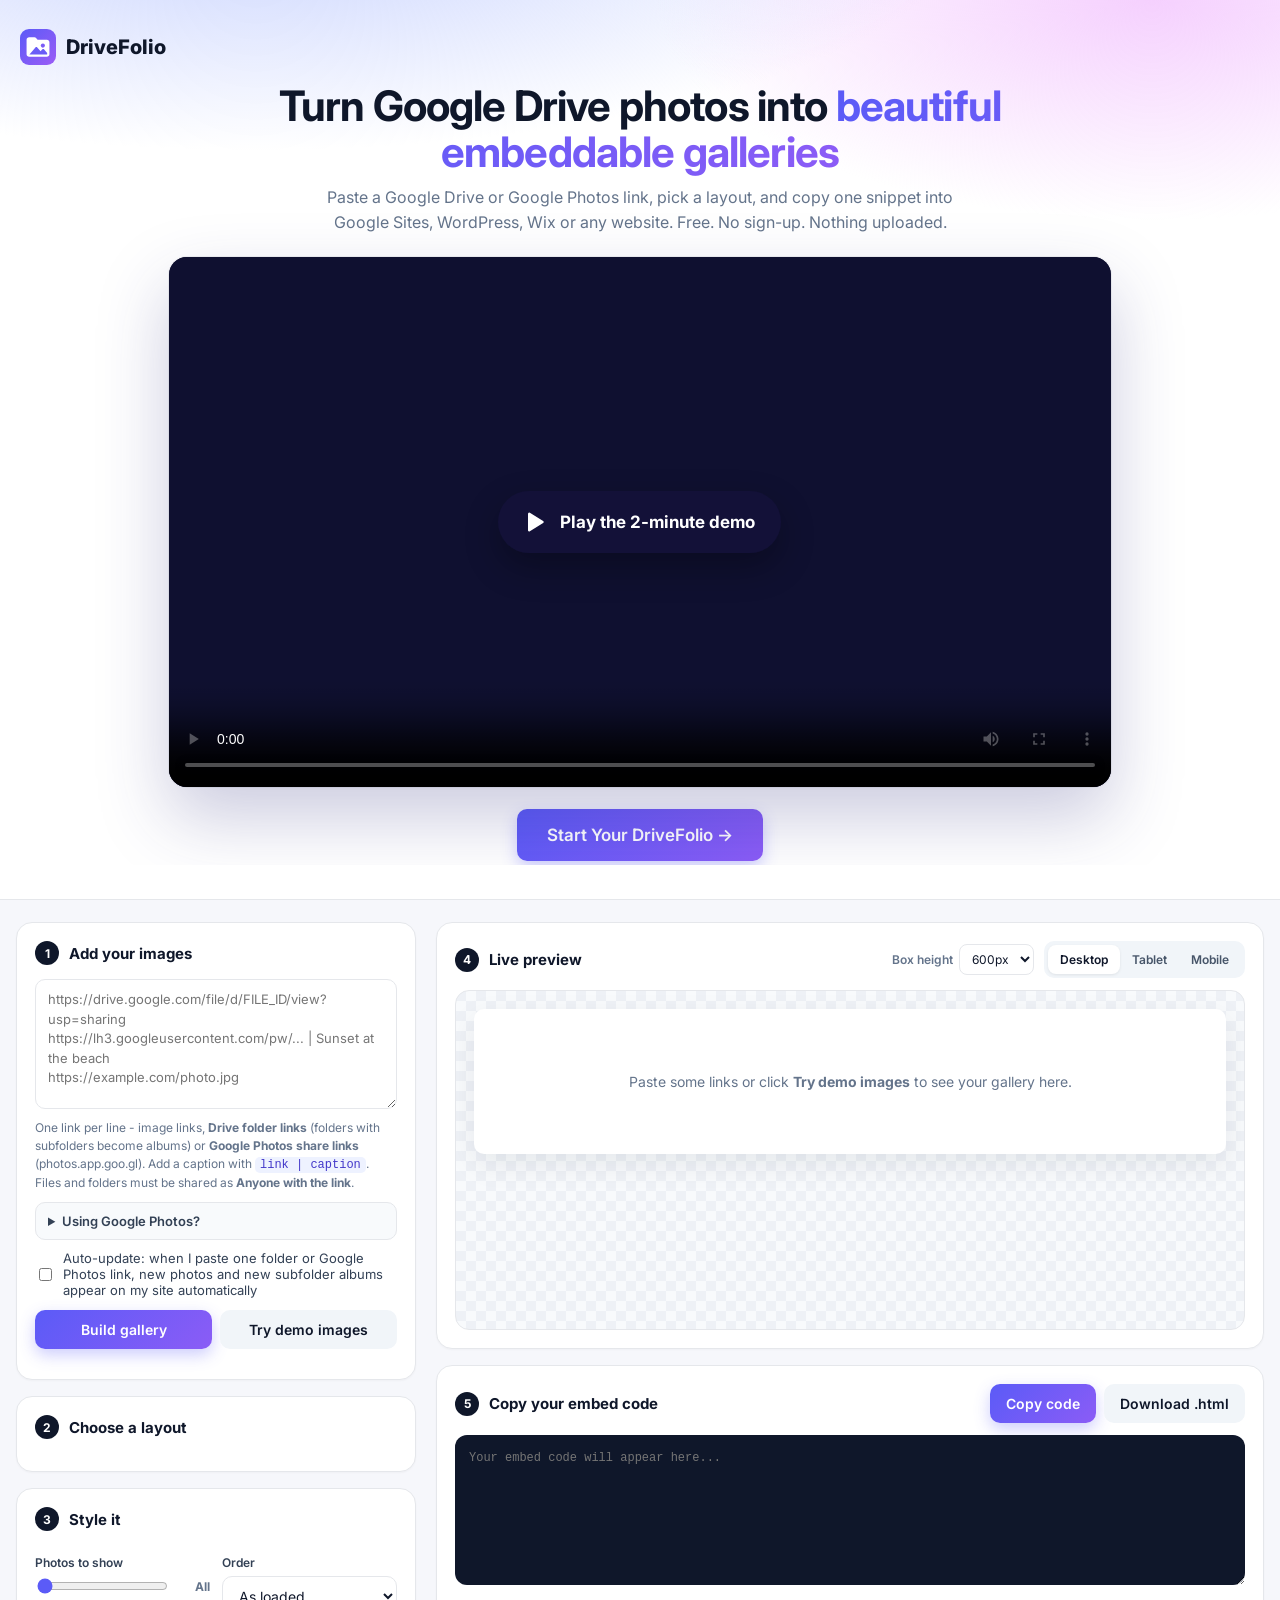
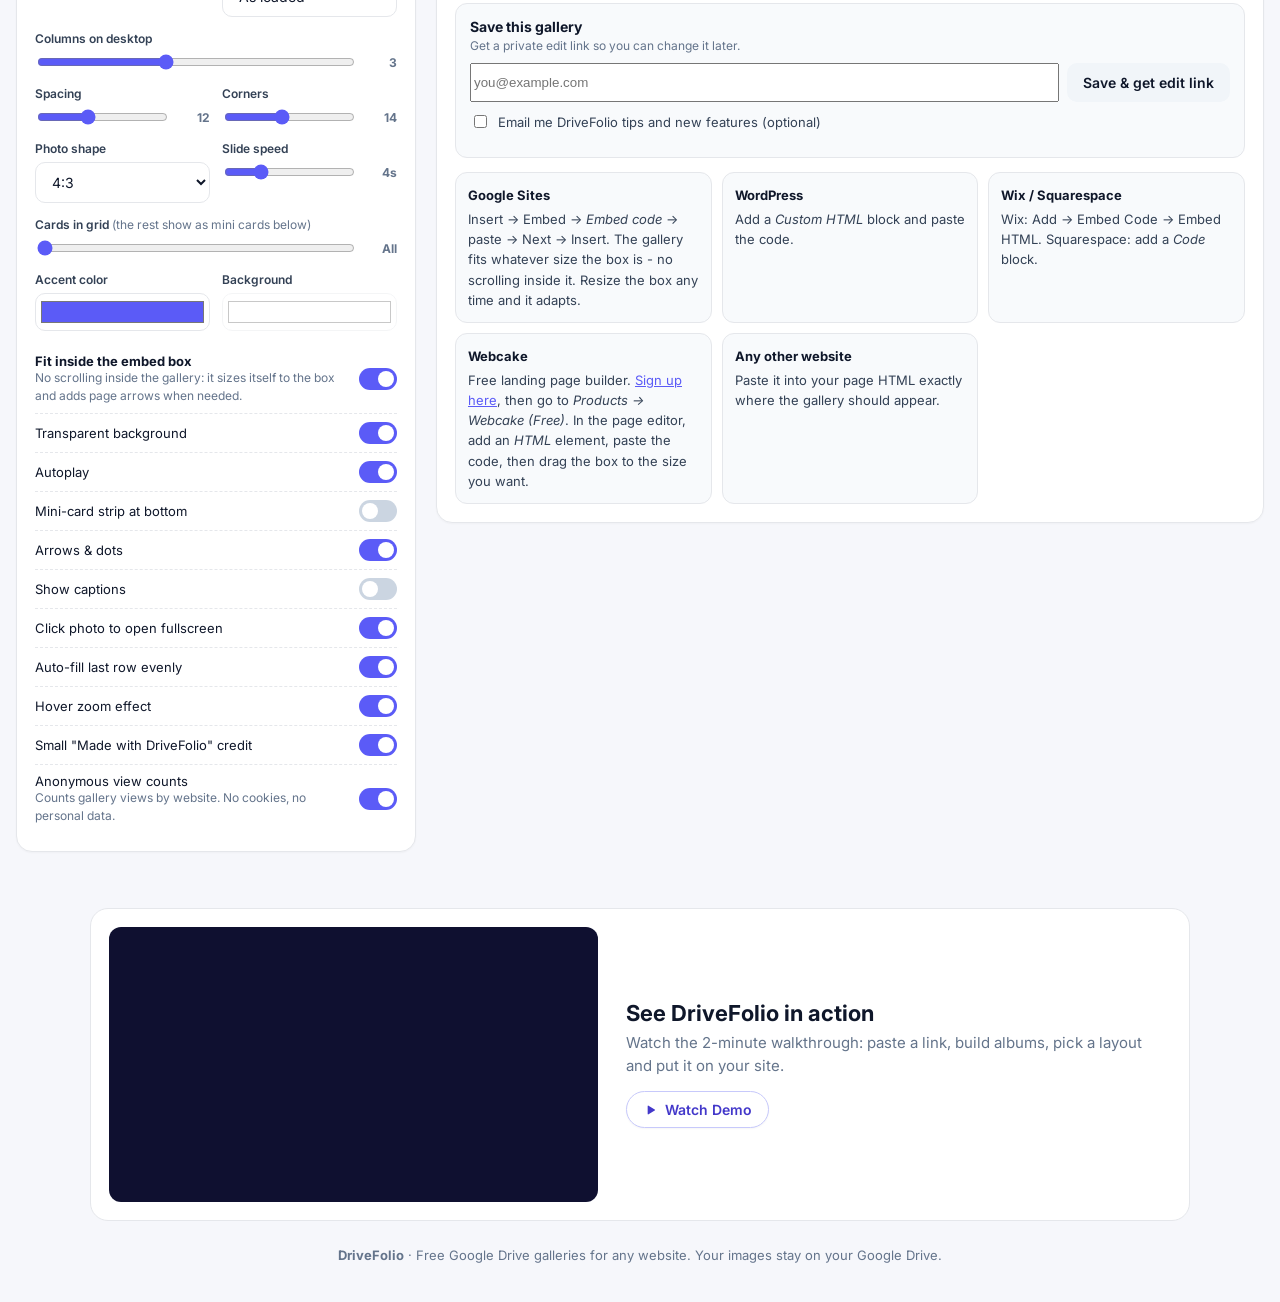
<file: index.html>
<!DOCTYPE html>
<html lang="en">
<head>
<meta charset="UTF-8">
<meta name="viewport" content="width=device-width,initial-scale=1">


<meta name="theme-color" content="#5b5bf7">
<link rel="canonical" href="https://drivefolio.dijaedadula.com/">
<meta property="og:url" content="https://drivefolio.dijaedadula.com/">

<script type="application/ld+json">{"@context":"https://schema.org","@type":"WebApplication","name":"DriveFolio","url":"https://drivefolio.dijaedadula.com/","applicationCategory":"MultimediaApplication","operatingSystem":"Any (web browser)","description":"Turn Google Drive folders and Google Photos albums into slideshow, grid and album galleries with copy-paste embed code for Google Sites, WordPress and Wix.","offers":{"@type":"Offer","price":"0","priceCurrency":"USD"},"image":"https://drivefolio.dijaedadula.com/brand/og-1200x630.png","publisher":{"@type":"Organization","name":"DriveFolio","url":"https://drivefolio.dijaedadula.com/","logo":"https://drivefolio.dijaedadula.com/brand/icon-512.png"}}</script>
<link rel="preconnect" href="https://fonts.googleapis.com">
<link href="https://fonts.googleapis.com/css2?family=Inter:wght@400;500;600;700;800&display=swap" rel="stylesheet">


<!-- SEO Meta Tags -->
<title>DriveFolio – Google Drive photos to beautiful galleries</title>
<meta name="description" content="Free embed code for Google Sites, WordPress and Wix. Slideshows, grids and albums that update themselves when you add photos. No sign-up." />
<meta name="keywords" content="google drive gallery" />
<meta property="og:title" content="DriveFolio – Google Drive photos to beautiful galleries" />
<meta property="og:description" content="Free embed code for Google Sites, WordPress and Wix. Slideshows, grids and albums that update themselves when you add photos. No sign-up." />
<meta property="og:image" content="https://drivefolio.dijaedadula.com/brand/og-1200x630.png" />
<meta property="og:type" content="website" />
<meta name="twitter:card" content="summary_large_image" />
<meta name="twitter:title" content="DriveFolio – Google Drive photos to beautiful galleries" />
<meta name="twitter:description" content="Free embed code for Google Sites, WordPress and Wix. Slideshows, grids and albums that update themselves when you add photos. No sign-up." />
<meta name="twitter:image" content="https://drivefolio.dijaedadula.com/brand/og-1200x630.png" />
<link rel="icon" type="image/x-icon" sizes="16x16 32x32 48x48" href="/favicon.ico" />
<link rel="icon" type="image/png" sizes="192x192" href="/favicon.png" />
<link rel="apple-touch-icon" sizes="180x180" href="/apple-touch-icon.png" />
<!-- End SEO Meta Tags -->
<link rel="stylesheet" href="styles.css">
</head>
<body>
<header class="hero" id="hero">
  <div class="topbar"><div class="brand"><div class="logo"><svg width="24" height="22" viewBox="11 14 42 36" aria-hidden="true"><path d="M12 19.5c0-2.5 2-4.5 4.5-4.5h9.2c1.3 0 2.5.6 3.3 1.6l2.3 2.9H47.5c2.5 0 4.5 2 4.5 4.5V44.5c0 2.5-2 4.5-4.5 4.5h-31C14 49 12 47 12 44.5z" fill="#fff"/><circle cx="40.5" cy="29.5" r="3.6" fill="#7b5cf6"/><path d="M17 45l10.5-12.2c.9-1 2.4-1 3.2 0L36.5 39.5l3.2-3.4c.9-.9 2.3-.9 3.1.1L48 42.6V45z" fill="#6a5cf7"/></svg></div>DriveFolio</div><button class="wbtn" type="button" data-demo><svg width="14" height="14" viewBox="0 0 24 24" aria-hidden="true"><path d="M8 5.5v13a1 1 0 0 0 1.5.86l10.6-6.5a1 1 0 0 0 0-1.72L9.5 4.64A1 1 0 0 0 8 5.5z" fill="currentColor"/></svg>Watch Demo</button></div>
  <div class="intro" id="intro"><div class="intro-in">
  <h1>Turn Google Drive photos into <span>beautiful embeddable galleries</span></h1>
  <p class="sub">Paste a Google Drive or Google Photos link, pick a layout, and copy one snippet into Google Sites, WordPress, Wix or any website. Free. No sign-up. Nothing uploaded.</p>
  <div class="hvid"><video id="heroVid" controls playsinline preload="metadata" poster="https://drivefolio.dijaedadula.com/media/demo-poster-hero.jpg"><source src="https://drivefolio.dijaedadula.com/media/drivefolio-demo.mp4" type="video/mp4"></video>
  <button class="hplay" id="hPlay" type="button" aria-label="Play the demo video"><svg width="30" height="30" viewBox="0 0 24 24" aria-hidden="true"><path d="M8 5.5v13a1 1 0 0 0 1.5.86l10.6-6.5a1 1 0 0 0 0-1.72L9.5 4.64A1 1 0 0 0 8 5.5z" fill="currentColor"/></svg><span>Play the 2-minute demo</span></button></div>
  <button class="btn bp sbtn" id="startDf" type="button">Start Your DriveFolio &rarr;</button>
  </div></div>
</header>

<main class="wrap">
<div>
  <section class="panel p-add">
    <div class="step"><span class="num" data-d="1" data-m="1"></span>Add your images</div>
    <div id="t-links">
      <textarea id="links" placeholder="https://drive.google.com/file/d/FILE_ID/view?usp=sharing&#10;https://lh3.googleusercontent.com/pw/... | Sunset at the beach&#10;https://example.com/photo.jpg"></textarea>
      <div class="hint">One link per line - image links, <b>Drive folder links</b> (folders with subfolders become albums) or <b>Google Photos share links</b> (photos.app.goo.gl). Add a caption with <code>link | caption</code>. Files and folders must be shared as <b>Anyone with the link</b>.</div>
      <details><summary>Using Google Photos?</summary><ol><li>Select the photos (or open an album) in Google Photos.</li><li>Tap <b>Share</b> &rarr; <b>Create link</b> and copy it.</li><li>Paste it here - all shared photos load automatically.</li></ol><div class="hint">Tip: tick <b>Auto-update</b> for Google Photos links so the gallery always pulls fresh image addresses from Google.</div></details>
      <label class="chk"><input type="checkbox" id="live"> Auto-update: when I paste one folder or Google Photos link, new photos and new subfolder albums appear on my site automatically</label>
      <div class="warn hide" id="liveWarn">Auto-update ON: the gallery re-reads your folder each time the page loads. Works when the box contains a single Drive folder or Google Photos link.</div>
      <div class="row"><button class="btn bp" id="loadLinks" type="button">Build gallery</button><button class="btn bg" id="demo" type="button">Try demo images</button></div>
    </div>
    <div class="status" id="status" role="status" aria-live="polite"></div>
  </section>

  <section class="panel p-lay">
    <div class="step"><span class="num" data-d="2" data-m="3"></span>Choose a layout</div>
    <div class="layouts" id="layouts"></div>
    <div class="albbox hide" id="albBox">
      <div class="tg" style="border-top:0;padding-top:0"><span><b>Albums from subfolders</b><br><span class="hint" style="margin:0">Each subfolder becomes an album. Photos inside open in the layout above - <b>Slideshow</b> or <b>Ken Burns</b> look best.</span></span><label class="sw"><input type="checkbox" id="albums" checked><span></span></label></div>
      <div class="ctl">
        <div class="full"><label class="l">Album display</label><select id="amode"><option value="cards">Album cards - visitors click to open</option><option value="story">Story slideshow - all folders, folder name as title</option></select></div>
        <div class="full"><label class="l">Album order</label><select id="asort"><option value="name">Folder order (A-Z / 1-9)</option><option value="namez">Reverse</option><option value="new">Newest first</option><option value="old">Oldest first</option></select></div>
      </div>
      <div id="cardOpts">
      <div class="ctl">
        <div><label class="l">Album card style</label><select id="astyle"><option value="overlay">Cover + name on photo</option><option value="below">Cover + name below</option><option value="cover">Cover only</option><option value="list">Names only (list)</option></select></div>
        <div><label class="l">Cover shape</label><select id="aratio"><option value="1/1">Square</option><option value="4/3" selected>4:3</option><option value="3/2">3:2</option><option value="16/9">16:9</option><option value="3/4">3:4 Portrait</option></select></div>
        <div class="full"><label class="l">Album columns</label><div class="rng"><input type="range" id="acols" min="1" max="5" value="3"><b id="acolsV">3</b></div></div>
      </div>
      <div class="tg">Hero slideshow of albums on the home view<label class="sw"><input type="checkbox" id="ahero" checked><span></span></label></div>
      <div class="tg">Show album names<label class="sw"><input type="checkbox" id="alabels" checked><span></span></label></div>
      <div class="tg">Show photo counts<label class="sw"><input type="checkbox" id="acount" checked><span></span></label></div>
      </div>
      <div id="storyOpts" class="hide">
      <div class="hint" style="margin:8px 0 2px">Plays every folder as one animated slideshow. Each photo shows its folder name as a title, and each new folder opens with a big centered title card.</div>
      <div class="ctl">
        <div><label class="l">Title position</label><select id="tpos"><option value="mix">Mixed (moves around)</option><option value="c">Center</option><option value="b">Bottom center</option><option value="bl">Bottom left</option><option value="tl">Top left</option></select></div>
        <div><label class="l">Title style</label><select id="tstyle"><option value="modern">Bold modern</option><option value="elegant">Elegant serif</option><option value="caps">Spaced capitals</option></select></div>
        <div class="full"><label class="l">Photos per folder</label><div class="rng"><input type="range" id="pper" min="0" max="30" value="0"><b id="pperV">All</b></div></div>
      </div>
      <div class="tg">Shuffle photos from all folders<label class="sw"><input type="checkbox" id="shuffle"><span></span></label></div>
      <div class="tg">Show parent folder above title<label class="sw"><input type="checkbox" id="kicker" checked><span></span></label></div>
      <div class="tg">Slow zoom (Ken Burns) motion<label class="sw"><input type="checkbox" id="kb" checked><span></span></label></div>
      </div>
      <div class="tg">Remove numbering from names (e.g. "1 Opening" &rarr; "Opening")<label class="sw"><input type="checkbox" id="clean" checked><span></span></label></div>
    </div>
  </section>

  <section class="panel p-sty">
    <div class="step"><span class="num" data-d="3" data-m="4"></span>Style it</div>
    <div class="ctl">
      <div><label class="l">Photos to show</label><div class="rng"><input type="range" id="max" min="0" max="100" value="0"><b id="maxV">All</b></div></div>
      <div><label class="l">Order</label><select id="sort"><option value="none">As loaded</option><option value="new">Newest first</option><option value="old">Oldest first</option><option value="name">Name A-Z</option><option value="namez">Name Z-A</option></select></div>
      <div class="full" data-for="grid masonry carousel swipe"><label class="l">Columns on desktop</label><div class="rng"><input type="range" id="cols" min="1" max="6" value="3"><b id="colsV">3</b></div></div>
      <div><label class="l">Spacing</label><div class="rng"><input type="range" id="gap" min="0" max="32" value="12"><b id="gapV">12</b></div></div>
      <div><label class="l">Corners</label><div class="rng"><input type="range" id="radius" min="0" max="32" value="14"><b id="radiusV">14</b></div></div>
      <div data-for="grid carousel swipe slideshow kenburns"><label class="l">Photo shape</label><select id="ratio"><option value="1/1">Square</option><option value="4/3" selected>4:3</option><option value="3/2">3:2</option><option value="16/9">16:9 Wide</option><option value="21/9">21:9 Cinema</option><option value="3/4">3:4 Portrait</option><option value="2/3">2:3 Portrait</option></select></div>
      <div data-for="carousel slideshow kenburns"><label class="l">Slide speed</label><div class="rng"><input type="range" id="interval" min="2" max="10" value="4"><b id="intervalV">4s</b></div></div>
      <div class="full" data-for="grid masonry"><label class="l">Cards in grid <span style="font-weight:400;color:#64748b">(the rest show as mini cards below)</span></label><div class="rng"><input type="range" id="limit" min="0" max="24" value="0"><b id="limitV">All</b></div></div>
      <div><label class="l">Accent color</label><input type="color" id="accent" value="#5b5bf7"></div>
      <div><label class="l">Background</label><input type="color" id="bg" value="#ffffff" disabled></div>
      <div class="full" style="margin-top:10px">
        <div class="tg" style="border-top:0"><span><b>Fit inside the embed box</b><br><span class="hint" style="margin:0">No scrolling inside the gallery: it sizes itself to the box and adds page arrows when needed.</span></span><label class="sw"><input type="checkbox" id="fit" checked><span></span></label></div>
        <div class="tg">Transparent background<label class="sw"><input type="checkbox" id="transparent" checked><span></span></label></div>
        <div class="tg" data-for="carousel slideshow kenburns">Autoplay<label class="sw"><input type="checkbox" id="autoplay" checked><span></span></label></div>
        <div class="tg" data-for="carousel swipe slideshow kenburns">Mini-card strip at bottom<label class="sw"><input type="checkbox" id="thumbs"><span></span></label></div>
        <div class="tg" data-for="carousel swipe slideshow kenburns">Arrows &amp; dots<label class="sw"><input type="checkbox" id="nav" checked><span></span></label></div>
        <div class="tg">Show captions<label class="sw"><input type="checkbox" id="captions"><span></span></label></div>
        <div class="tg">Click photo to open fullscreen<label class="sw"><input type="checkbox" id="lightbox" checked><span></span></label></div>
        <div class="tg" data-for="grid">Auto-fill last row evenly<label class="sw"><input type="checkbox" id="fill" checked><span></span></label></div>
        <div class="tg" data-for="grid masonry carousel swipe">Hover zoom effect<label class="sw"><input type="checkbox" id="hover" checked><span></span></label></div>
        <div class="tg">Small "Made with DriveFolio" credit<label class="sw"><input type="checkbox" id="credit" checked><span></span></label></div>
        <div class="tg"><span>Anonymous view counts<br><span class="hint" style="margin:0">Counts gallery views by website. No cookies, no personal data.</span></span><label class="sw"><input type="checkbox" id="stats" checked><span></span></label></div>
      </div>
    </div>
  </section>
</div>

<div class="stage">
  <section class="panel p-prev" id="pPrev">
    <div class="ph"><div class="step" style="margin:0"><span class="num" data-d="4" data-m="2"></span>Live preview</div><div class="pvh"><label for="pvh">Box height</label><select id="pvh"><option value="420">420px</option><option value="600" selected>600px</option><option value="800">800px</option></select></div><div class="dev" id="dev"><button class="on" data-w="100%" type="button">Desktop</button><button data-w="768px" type="button">Tablet</button><button data-w="390px" type="button">Mobile</button></div></div>
    <div class="canvas"><div class="frame" id="frame"><div id="pv"><div class="empty">Paste some links or click <b>Try demo images</b> to see your gallery here.</div></div></div></div>
  </section>
  <section class="panel p-code" id="pCode">
    <div class="ph"><div class="step" style="margin:0"><span class="num" data-d="5" data-m="5"></span>Copy your embed code</div><div class="row" style="margin:0"><button class="btn bp" id="copy" type="button">Copy code</button><button class="btn bg" id="dl" type="button">Download .html</button></div></div>
    <textarea class="code" id="code" readonly placeholder="Your embed code will appear here..." aria-label="Embed code"></textarea>
    <div class="savebox" id="saveBox">
      <div class="sb-h"><b>Save this gallery</b><span class="hint" style="margin:0">Get a private edit link so you can change it later.</span></div>
      <div class="row"><input type="email" id="sEmail" placeholder="you@example.com" autocomplete="email" aria-label="Your email"><button class="btn bg" id="sBtn" type="button">Save &amp; get edit link</button></div>
      <label class="chk"><input type="checkbox" id="sConsent"> Email me DriveFolio tips and new features (optional)</label>
      <div class="status" id="sStatus" role="status" aria-live="polite"></div>
    </div>
    <div class="howto">
      <div class="how"><b>Google Sites</b>Insert &rarr; Embed &rarr; <i>Embed code</i> &rarr; paste &rarr; Next &rarr; Insert. The gallery fits whatever size the box is - no scrolling inside it. Resize the box any time and it adapts.</div>
      <div class="how"><b>WordPress</b>Add a <i>Custom HTML</i> block and paste the code.</div>
      <div class="how"><b>Wix / Squarespace</b>Wix: Add &rarr; Embed Code &rarr; Embed HTML. Squarespace: add a <i>Code</i> block.</div>
      <div class="how" id="howWebcake"><b>Webcake</b>Free landing page builder. <a href="https://www.dijaedadula.com/pancake" target="_blank" rel="noopener sponsored">Sign up here</a>, then go to <i>Products &rarr; Webcake (Free)</i>. In the page editor, add an <i>HTML</i> element, paste the code, then drag the box to the size you want.</div>
      <div class="how"><b>Any other website</b>Paste it into your page HTML exactly where the gallery should appear.</div>
    </div>
  </section>
</div>
</main>
<section class="fdemo" aria-label="Product demo"><div class="fvid" data-demo><video autoplay muted loop playsinline preload="metadata" poster="https://drivefolio.dijaedadula.com/media/loop-poster.jpg" aria-label="DriveFolio gallery layouts on a website"><source src="https://drivefolio.dijaedadula.com/media/drivefolio-loop.mp4" type="video/mp4"></video></div>
<div><h2>See DriveFolio in action</h2><p>Watch the 2-minute walkthrough: paste a link, build albums, pick a layout and put it on your site.</p><button class="wbtn" type="button" data-demo><svg width="14" height="14" viewBox="0 0 24 24" aria-hidden="true"><path d="M8 5.5v13a1 1 0 0 0 1.5.86l10.6-6.5a1 1 0 0 0 0-1.72L9.5 4.64A1 1 0 0 0 8 5.5z" fill="currentColor"/></svg>Watch Demo</button></div></section>
<div class="dmod" id="dmod" role="dialog" aria-modal="true" aria-label="DriveFolio demo video"><div class="box"><button class="x" type="button" id="dmodX">Close &times;</button><video id="modVid" controls playsinline preload="none" poster="https://drivefolio.dijaedadula.com/media/demo-poster.jpg"><source src="https://drivefolio.dijaedadula.com/media/drivefolio-demo.mp4" type="video/mp4"></video></div></div>
<footer class="foot"><b>DriveFolio</b> &middot; Free Google Drive galleries for any website. Your images stay on your Google Drive.</footer>
<div class="toast" id="toast"></div>
<script>(function(){var d=document,B=d.body,K='df_started',hv=d.getElementById('heroVid'),hp=d.getElementById('hPlay'),m=d.getElementById('dmod'),mv=d.getElementById('modVid');
function get(){try{return localStorage.getItem(K)}catch(e){return null}}function set(){try{localStorage.setItem(K,'1')}catch(e){}}
var q=location.search;B.classList.add((get()||/[?&]g=/.test(q))?'df-closed':'df-open');
function close(go){if(B.classList.contains('df-closed'))return;B.classList.remove('df-open');B.classList.add('df-closed');set();try{hv.pause()}catch(e){}
 if(go){setTimeout(function(){var t=d.getElementById('links');if(t){t.scrollIntoView({behavior:'smooth',block:'center'});t.focus({preventScroll:true})}},450)}}
d.getElementById('startDf').addEventListener('click',function(){close(true)});
hp.addEventListener('click',function(){hp.classList.add('gone');hv.play()});hv.addEventListener('play',function(){hp.classList.add('gone')});
function openM(){try{hv.pause()}catch(e){}m.classList.add('on');try{mv.currentTime=0;mv.play()}catch(e){}}
function shut(){m.classList.remove('on');try{mv.pause()}catch(e){}}
d.querySelectorAll('[data-demo]').forEach(function(b){b.addEventListener('click',openM)});
d.getElementById('dmodX').addEventListener('click',shut);m.addEventListener('click',function(e){if(e.target===m)shut()});
d.addEventListener('keydown',function(e){if(e.key==='Escape'&&m.classList.contains('on'))shut()});})();</script>

<div class="mbar"><button class="btn bg" id="mPrev" type="button">See preview</button><button class="btn bp" id="mCopy" type="button">Copy embed code</button></div>

<script src="https://drivefolio.dijaedadula.com/app.js?v=19"></script>
<script>/* visit counter for Dijae's CRM apps gallery: no cookies, no IP stored */(function(){try{var u='https://qbubwemdvwflxvxwesrl.supabase.co/functions/v1/hit',b=JSON.stringify({a:'drivefolio',p:location.pathname,r:document.referrer});if(navigator.sendBeacon)navigator.sendBeacon(u,b);else fetch(u,{method:'POST',body:b,keepalive:true});}catch(e){}})();</script>
</body>
</html>
</file>
<file: styles.css>
:root{--ink:#0f172a;--mut:#64748b;--line:#e5e7eb;--bg:#f6f7fb;--card:#fff;--pri:#5b5bf7;--pri2:#8b5cf6;--ok:#16a34a;--err:#dc2626}
*{box-sizing:border-box}
body{margin:0;font-family:Inter,system-ui,sans-serif;color:var(--ink);background:var(--bg);-webkit-font-smoothing:antialiased}
a{color:var(--pri)}
code{background:#eef2ff;color:#4338ca;padding:1px 5px;border-radius:5px;font-size:12px}
.hero{background:radial-gradient(1200px 400px at 20% -10%,#c7d2fe 0,transparent 60%),radial-gradient(900px 400px at 90% 0,#f5d0fe 0,transparent 55%),#fff;border-bottom:1px solid var(--line);padding:28px 20px 34px;text-align:center}
.brand{display:inline-flex;align-items:center;gap:10px;font-weight:800;font-size:20px}
.logo{width:36px;height:36px;border-radius:9px;background:linear-gradient(135deg,#5b5bf7,#9b5cf6);display:grid;place-items:center;color:#fff}
h1{font-size:clamp(26px,4vw,42px);line-height:1.1;margin:18px auto 10px;max-width:820px;letter-spacing:-.02em}
h1 span{background:linear-gradient(90deg,var(--pri),var(--pri2));-webkit-background-clip:text;background-clip:text;color:transparent}
.sub{color:var(--mut);max-width:660px;margin:0 auto;font-size:16px;line-height:1.55}
.pills{display:flex;gap:8px;justify-content:center;flex-wrap:wrap;margin-top:16px}
.pill{font-size:12px;font-weight:600;padding:6px 10px;border-radius:99px;background:#fff;border:1px solid var(--line);color:#334155}
.wrap{max-width:1320px;margin:0 auto;padding:22px 16px 40px;display:grid;grid-template-columns:400px minmax(0,1fr);gap:20px;align-items:start}
@media(max-width:980px){.wrap{grid-template-columns:minmax(0,1fr)}.stage{position:static!important}}
.wrap>div{min-width:0}

.panel{background:var(--card);border:1px solid var(--line);border-radius:16px;padding:18px;margin-bottom:16px;box-shadow:0 1px 2px rgba(0,0,0,.03)}
.step{display:flex;align-items:center;gap:10px;font-weight:700;font-size:15px;margin-bottom:14px}
.num{width:24px;height:24px;border-radius:50%;background:var(--ink);color:#fff;font-size:12px;display:grid;place-items:center;flex:none}
.tabs{display:grid;grid-template-columns:1fr 1fr;background:#f1f5f9;border-radius:10px;padding:4px;margin-bottom:12px}
.tab{border:0;background:none;padding:9px;border-radius:8px;font:600 13px Inter,sans-serif;color:var(--mut);cursor:pointer}
.tab.on{background:#fff;color:var(--ink);box-shadow:0 1px 3px rgba(0,0,0,.08)}
label.l{display:block;font-size:12px;font-weight:600;color:#334155;margin:10px 0 6px}
textarea,input[type=text],input[type=password],select{width:100%;border:1px solid var(--line);border-radius:10px;padding:10px 12px;font:14px Inter,sans-serif;color:var(--ink);background:#fff;outline:none;transition:border .2s,box-shadow .2s}
textarea:focus,input:focus,select:focus{border-color:var(--pri);box-shadow:0 0 0 3px rgba(91,91,247,.15)}
textarea{min-height:130px;resize:vertical;font-size:13px;line-height:1.5}
.hint{font-size:12px;color:var(--mut);line-height:1.5;margin-top:6px}
.btn{display:inline-flex;align-items:center;justify-content:center;gap:8px;border:0;border-radius:10px;padding:11px 16px;font:600 14px Inter,sans-serif;cursor:pointer;transition:transform .15s,box-shadow .2s,background .2s;white-space:nowrap}
.btn:active{transform:scale(.98)}
.btn:disabled{opacity:.6;cursor:wait}
.bp{background:linear-gradient(135deg,var(--pri),var(--pri2));color:#fff;box-shadow:0 6px 16px rgba(91,91,247,.3)}
.bg{background:#f1f5f9;color:var(--ink)}
.row{display:flex;gap:8px;margin-top:12px;flex-wrap:wrap}
.row .btn{flex:1}
.status{font-size:13px;margin-top:12px;line-height:1.55;color:#334155}
.status.ok{color:var(--ok)}.status.err{color:var(--err)}
.status .skip{color:var(--err)}
details{margin-top:10px;font-size:13px;color:#334155;background:#f8fafc;border:1px solid var(--line);border-radius:10px;padding:10px 12px}
summary{cursor:pointer;font-weight:600}
details ol{padding-left:18px;margin:8px 0 0;line-height:1.65}
.layouts{display:grid;grid-template-columns:repeat(3,1fr);gap:8px}
.lay{border:1.5px solid var(--line);background:#fff;border-radius:12px;padding:10px 6px;cursor:pointer;text-align:center;font:600 12px Inter,sans-serif;color:#334155;transition:all .2s}
.lay:hover{border-color:#c7d2fe}
.lay svg{width:100%;height:38px;display:block;margin-bottom:6px;color:#94a3b8}
.lay.on{border-color:var(--pri);background:#eef2ff;color:#4338ca}
.lay.on svg{color:var(--pri)}
.ctl{display:grid;grid-template-columns:minmax(0,1fr) minmax(0,1fr);gap:4px 12px}
.panel,.frame,.canvas,#pv{min-width:0;max-width:100%}
.ctl>div,.rng{min-width:0}
.rng input{min-width:0;width:100%}
.ctl .full{grid-column:1/-1}
.rng{display:flex;align-items:center;gap:10px}
.rng input{flex:1;accent-color:var(--pri)}
.rng b{font-size:12px;min-width:30px;text-align:right;color:var(--mut)}
.tg{display:flex;align-items:center;justify-content:space-between;gap:10px;font-size:13px;padding:8px 0;border-top:1px dashed var(--line)}
.sw{position:relative;width:38px;height:22px;flex:none}
.sw input{opacity:0;width:0;height:0;position:absolute}
.sw span{position:absolute;inset:0;background:#cbd5e1;border-radius:99px;transition:.2s;cursor:pointer}
.sw span:before{content:"";position:absolute;width:16px;height:16px;left:3px;top:3px;background:#fff;border-radius:50%;transition:.2s}
.sw input:checked+span{background:var(--pri)}
.sw input:checked+span:before{transform:translateX(16px)}
input[type=color]{width:100%;height:38px;border:1px solid var(--line);border-radius:10px;padding:3px;background:#fff;cursor:pointer}
input[type=color]:disabled{opacity:.4;cursor:not-allowed}
.stage{position:sticky;top:16px}
.ph{display:flex;align-items:center;justify-content:space-between;gap:10px;margin-bottom:12px;flex-wrap:wrap}
.dev{display:flex;background:#f1f5f9;border-radius:10px;padding:4px}
.pvh{display:flex;align-items:center;gap:6px;font-size:12px;font-weight:600;color:var(--mut);margin-left:auto}
.pvh select{width:auto;padding:6px 8px;font-size:12px;border-radius:8px}
.lay{position:relative}
.albmode .lay[data-l=slideshow]:after,.albmode .lay[data-l=kenburns]:after{content:"Best for albums";position:absolute;top:-8px;left:50%;transform:translateX(-50%);white-space:nowrap;background:#16a34a;color:#fff;font-size:9.5px;font-weight:700;padding:2px 7px;border-radius:99px}
.albmode{padding-top:6px}
.dev button{border:0;background:none;padding:7px 12px;border-radius:8px;font:600 12px Inter,sans-serif;color:#475569;cursor:pointer}
.dev button.on{background:#fff;color:var(--ink);box-shadow:0 1px 3px rgba(0,0,0,.08)}
.canvas{background:repeating-conic-gradient(#f8fafc 0 25%,#eef1f6 0 50%) 0 0/20px 20px;border:1px solid var(--line);border-radius:14px;padding:18px;min-height:340px;overflow:hidden}
.frame{margin:0 auto;transition:max-width .35s ease;max-width:100%;background:#fff;border-radius:10px;padding:14px;box-shadow:0 10px 30px rgba(15,23,42,.08)}
.code{width:100%;min-height:150px;font:12px/1.5 ui-monospace,SFMono-Regular,Menlo,Consolas,monospace;background:#0f172a;color:#c7d2fe;border:0;border-radius:12px;padding:14px}
.howto{display:grid;grid-template-columns:repeat(auto-fit,minmax(210px,1fr));gap:10px;margin-top:14px}
.how{background:#f8fafc;border:1px solid var(--line);border-radius:12px;padding:12px;font-size:13px;line-height:1.55;color:#334155}
.how b{display:block;margin-bottom:4px;color:var(--ink)}
.empty{padding:50px 20px;text-align:center;color:var(--mut);font-size:14px}
.foot{text-align:center;color:var(--mut);font-size:13px;padding:0 16px 40px}
.foot a{text-decoration:none;font-weight:600}
.toast{position:fixed;bottom:22px;left:50%;transform:translateX(-50%) translateY(20px);background:var(--ink);color:#fff;padding:10px 16px;border-radius:10px;font-size:14px;opacity:0;transition:.3s;pointer-events:none;z-index:99}
.toast.on{opacity:1;transform:translateX(-50%)}
.hide{display:none!important}
.chk{display:flex;align-items:center;gap:8px;font-size:13px;margin-top:10px;color:#334155;cursor:pointer}
.chk input{accent-color:var(--pri)}
.savebox{margin-top:14px;padding:14px;border:1px solid var(--line);border-radius:12px;background:#f8fafc}
.savebox .row{margin-top:8px;flex-wrap:nowrap}.savebox .row input{flex:1;min-width:0;width:auto}.savebox .row .btn{flex:none}
.sb-h{display:flex;flex-direction:column;gap:2px;font-size:14px}
.elink{display:flex;gap:8px;margin-top:8px}.elink input{flex:1;min-width:0;font-size:12px}
@media(max-width:640px){.savebox .row{flex-wrap:wrap}.savebox .row .btn{flex:1}}
.sw input:focus-visible+span{outline:3px solid var(--pri);outline-offset:2px}
select:focus-visible,button:focus-visible,.lay:focus-visible,input[type=range]:focus-visible{outline:3px solid var(--pri);outline-offset:2px}
.albbox{margin-top:14px;padding:14px;border:1.5px solid #c7d2fe;background:#f5f7ff;border-radius:12px}
.albbox .tg>span{flex:1}
.warn{font-size:12px;color:#92400e;background:#fffbeb;border:1px solid #fde68a;border-radius:8px;padding:8px 10px;margin-top:8px;line-height:1.5}
html{-webkit-text-size-adjust:100%}
button,.lay,.tab,label.sw,.chk,select,input[type=range],input[type=color]{touch-action:manipulation;-webkit-tap-highlight-color:transparent}
.btn,.lay,.dev button{transition:transform .12s ease,box-shadow .2s,background .2s,border-color .15s}
.lay:active{transform:scale(.96)}
.mbar{display:none}
@media(max-width:980px){
 .wrap{display:flex;flex-direction:column;align-items:stretch;gap:0;padding:14px 12px 96px}
 .panel{width:100%}
 .wrap>div{display:contents}
 .panel{margin-bottom:12px;padding:16px 14px;border-radius:14px}
 .p-add{order:1}.p-prev{order:2}.p-lay{order:3}.p-sty{order:4}.p-code{order:5}
 .num:before{content:attr(data-m)}
}
@media(min-width:981px){.num:before{content:attr(data-d)}}
@media(max-width:640px){
 .hero{padding:20px 14px 22px}
 h1{font-size:25px;margin:12px auto 8px}
 .sub{font-size:14.5px}
 .pills{gap:6px;margin-top:12px}.pill{font-size:11px;padding:5px 9px}
 textarea,input[type=text],select{font-size:16px}
 textarea{min-height:110px}
 .btn{min-height:46px}
 .dev{display:none}
 .canvas{padding:8px;min-height:220px;border-radius:12px}
 .frame{padding:8px;border-radius:8px}
 .code{min-height:110px;max-height:160px;font-size:11px}
 .howto{grid-template-columns:1fr}
 .ctl{gap:2px 10px}
 .tg{padding:10px 0}
 .rng input{height:28px}
 .ph .row .btn{flex:1}
 .ph{gap:8px}
 .mbar{display:flex;position:fixed;left:0;right:0;bottom:0;z-index:60;gap:8px;padding:10px 12px calc(10px + env(safe-area-inset-bottom));background:rgba(255,255,255,.92);-webkit-backdrop-filter:blur(10px);backdrop-filter:blur(10px);border-top:1px solid var(--line)}
 .mbar .btn{flex:1;min-height:46px}
 .toast{bottom:calc(84px + env(safe-area-inset-bottom))}
 .foot{padding-bottom:100px}
}

.hero{transition:padding .5s ease}
.topbar{max-width:1320px;margin:0 auto;display:flex;align-items:center;justify-content:space-between;gap:12px}
.wbtn{display:inline-flex;align-items:center;gap:8px;border:1px solid #c7c9fb;background:#fff;color:#4338ca;font:600 14px Inter,system-ui,sans-serif;padding:9px 16px;border-radius:999px;cursor:pointer;box-shadow:0 1px 2px rgba(0,0,0,.04);transition:opacity .35s,transform .35s,background .2s}
.wbtn:hover{background:#eef2ff}
.df-open .topbar .wbtn{opacity:0;pointer-events:none;transform:translateY(-4px)}
.intro{display:grid;grid-template-rows:1fr;transition:grid-template-rows .6s cubic-bezier(.4,0,.2,1),opacity .45s ease}
.intro-in{overflow:hidden;min-height:0}
.df-closed .intro{grid-template-rows:0fr;opacity:0}
.df-closed .hero{padding-top:12px;padding-bottom:12px}
.hvid{position:relative;width:min(1040px,100%,calc((100vh - 370px) * 1.778));min-width:min(560px,100%);margin:22px auto 0;border-radius:18px;overflow:hidden;background:#0f1030;box-shadow:0 30px 70px rgba(49,46,129,.25),0 0 0 1px rgba(15,23,42,.06);aspect-ratio:16/9}
.hvid video,.dmod video,.fvid video{display:block;width:100%;height:100%;object-fit:cover;background:#0f1030}
.hplay{position:absolute;inset:0;margin:auto;width:max-content;height:max-content;display:flex;align-items:center;gap:12px;border:0;cursor:pointer;background:rgba(20,18,58,.82);color:#fff;font:700 17px Inter,system-ui,sans-serif;padding:16px 26px 16px 20px;border-radius:999px;box-shadow:0 14px 34px rgba(0,0,0,.3);transition:transform .2s}
.hplay:hover{transform:scale(1.04)}
.hplay.gone{display:none}
.sbtn{margin:22px auto 4px;font-size:17px;padding:14px 30px;min-height:52px}
.dmod{position:fixed;inset:0;z-index:9999;background:rgba(10,10,30,.82);display:none;align-items:center;justify-content:center;padding:20px}
.dmod.on{display:flex}
.dmod .box{position:relative;width:min(1200px,100%);aspect-ratio:16/9;max-height:calc(100vh - 80px);border-radius:16px;overflow:hidden;box-shadow:0 30px 80px rgba(0,0,0,.5)}
.dmod .x{position:absolute;top:-44px;right:0;background:none;border:0;color:#fff;font:600 15px Inter,system-ui,sans-serif;cursor:pointer;padding:8px}
.dmod .box{overflow:visible}.dmod video{border-radius:16px}
.fdemo{max-width:1100px;margin:0 auto 26px;display:flex;align-items:center;gap:28px;background:var(--card);border:1px solid var(--line);border-radius:18px;padding:18px;text-align:left}
.fvid{flex:0 0 46%;aspect-ratio:16/9;border-radius:12px;overflow:hidden;cursor:pointer}
.fdemo h2{margin:0 0 6px;font-size:22px;color:var(--ink)}
.fdemo p{margin:0 0 14px;color:var(--mut);font-size:15px;line-height:1.5}
@media(max-width:640px){.topbar{flex-direction:column;gap:10px}.hvid{margin-top:16px;border-radius:12px}.hplay{font-size:14px;padding:12px 18px 12px 14px}.hplay svg{width:22px;height:22px}.sbtn{width:100%}
 .fdemo{flex-direction:column;align-items:stretch;gap:14px;padding:14px}.fvid{flex:none}.fdemo .wbtn{justify-content:center}}
@media(prefers-reduced-motion:reduce){.intro,.hero,.wbtn{transition:none}}
</file>
